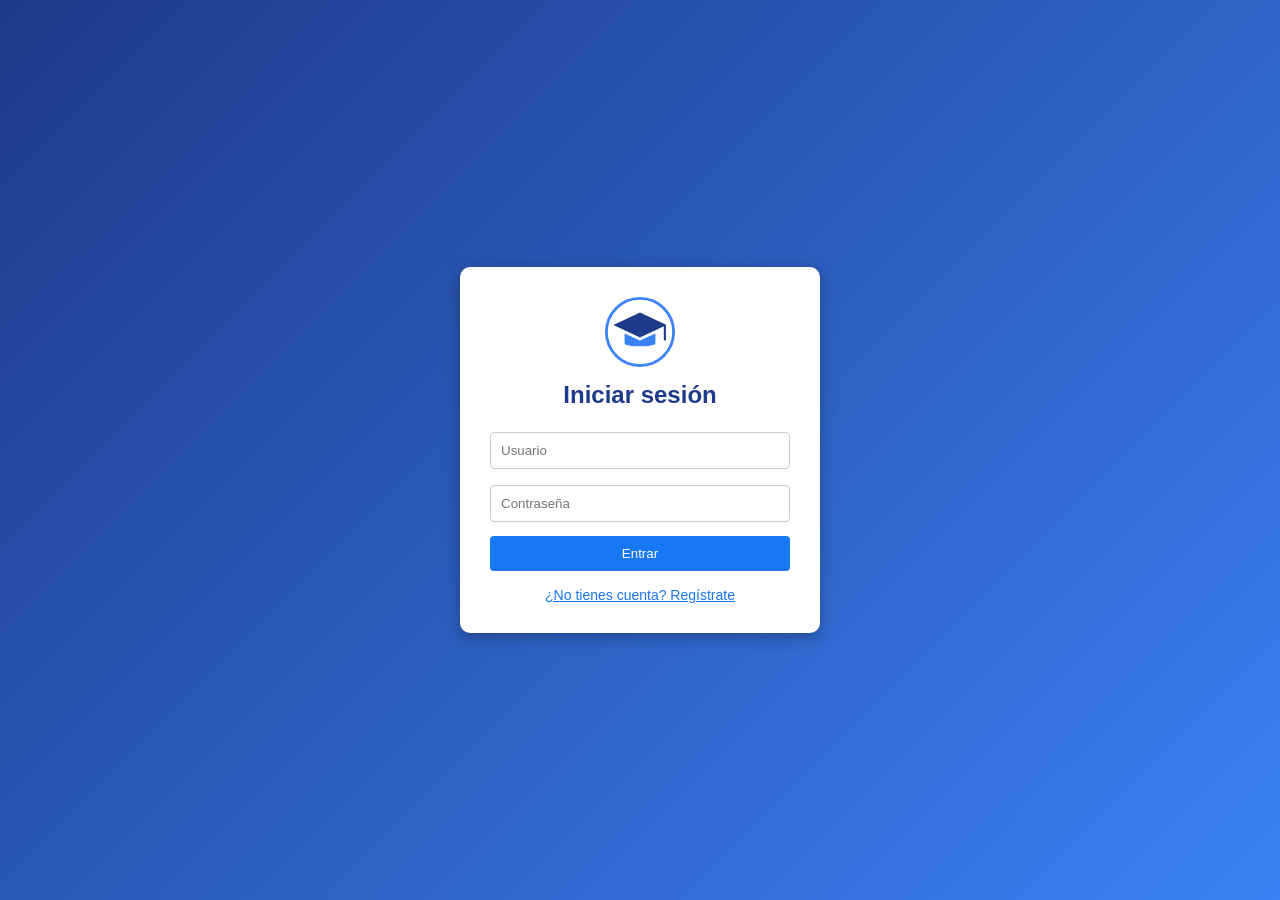
<file: index.html>
<!DOCTYPE html>
<html lang="es">
<head>
    <meta charset="UTF-8">
    <meta name="viewport" content="width=device-width, initial-scale=1.0">
    <title>Iniciar sesión - Academia Yudan</title>
    <link rel="stylesheet" href="css/style.css">
    <script src="js/login.js" defer></script>
    <script src="js/cargarUsuarios.js" defer></script>
</head>
<body>

    <form id="formLogin">

        <img src="img/logo.svg" alt="Logo" class="logo-form">
        <h2>Iniciar sesión</h2>
        <input type="text" id="loginUsuario" placeholder="Usuario" required>
        <input type="password" id="loginClave" placeholder="Contraseña" required>
        <button type="submit">Entrar</button>
        <p id="mensajeLogin"></p>
        <a href="registro.html">¿No tienes cuenta? Regístrate</a>
        
    </form>


</body>
</html>
</file>
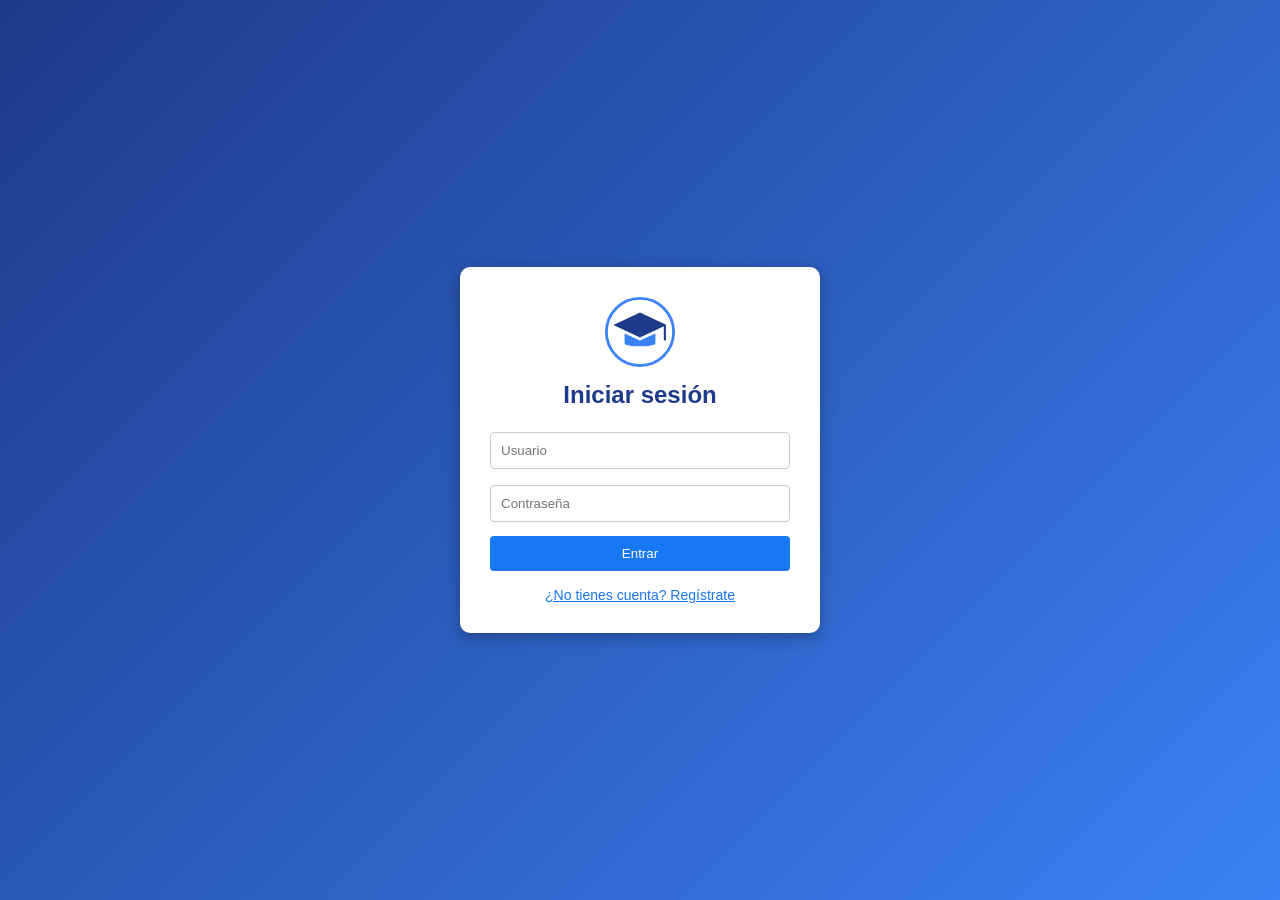
<file: dashboard.html>
<!DOCTYPE html>
<html lang="es">
<head>
    <meta charset="UTF-8">
    <meta name="viewport" content="width=device-width, initial-scale=1.0">
    <title>Dashboard - Academia Yudan</title>
    <link rel="stylesheet" href="css/dashboard.css">
    <script src="js/dashboard.js" defer></script>
</head>
<body>

    
    <header class="barra">
        <div class="marca">
            
            <img src="img/logo.svg" alt="Logo" class="logo">
            <span>Academia Yudan</span>
        </div>

        <nav class="menu">
            <button class="activo" data-seccion="inicio">Inicio</button>
            <button data-seccion="notas">Notas</button>
            <button data-seccion="clases">Clases</button>
        </nav>

        <div class="usuario">
            <span id="nombreUsuario"></span>
            <button id="cerrarSesion">Cerrar sesión</button>
        </div>
    </header>

    <main class="contenido">

        
        <section id="inicio" class="seccion">
            <h1>Bienvenido, <span id="nombreBienvenida"></span> 🎓</h1>
            <div class="tarjeta">
                <h2>Inicio</h2>
        
            </div>
        </section>

    
        <section id="notas" class="seccion oculto">
            <h1>Notas</h1>
            <div class="tarjeta">
                <h2>Mis calificaciones</h2>
            
            </div>
        </section>

        
        <section id="clases" class="seccion oculto">
            <h1>Clases</h1>
            <div class="tarjeta">
                <h2>Mis clases</h2>
            </div>
        </section>

    </main>

    
</body>
</html>
</file>
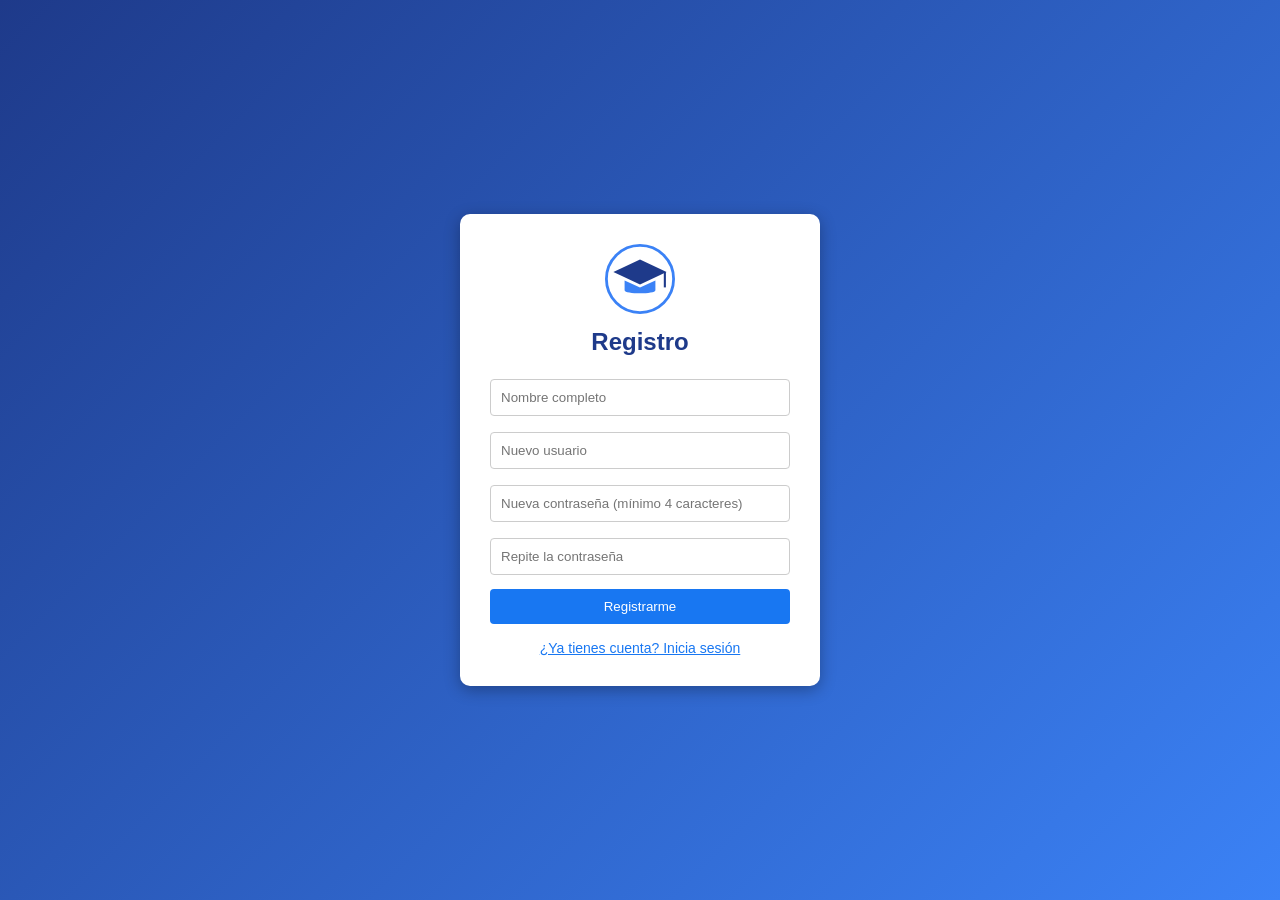
<file: registro.html>
<!DOCTYPE html>
<html lang="es">
<head>
    <meta charset="UTF-8">
    <meta name="viewport" content="width=device-width, initial-scale=1.0">
    <title>Registro - Academia Yudan</title>
    <link rel="stylesheet" href="css/style.css">
        <script src="js/cargarUsuarios.js" defer></script>
    <script src="js/registro.js" defer></script>
</head>
<body>

    <form id="formRegistro">
        
        <img src="img/logo.svg" alt="Logo" class="logo-form">
        <h2>Registro</h2>
        <input type="text" id="regNombre" placeholder="Nombre completo" required>
        <input type="text" id="regUsuario" placeholder="Nuevo usuario" required>
        <input type="password" id="regClave" placeholder="Nueva contraseña (mínimo 4 caracteres)" required>
        <input type="password" id="regClave2" placeholder="Repite la contraseña" required>
        <button type="submit">Registrarme</button>
        <p id="mensajeRegistro"></p>
        <a href="index.html">¿Ya tienes cuenta? Inicia sesión</a>
    
    </form>


</body>
</html>
</file>
<file: css/style.css>
body {
    font-family: Arial, sans-serif;
    background: linear-gradient(135deg, #1e3a8a, #3b82f6);
    display: flex;
    justify-content: center;
    align-items: center;
    min-height: 100vh;
    margin: 0;
}

form {
    background: white;
    padding: 30px;
    border-radius: 10px;
    box-shadow: 0 4px 16px rgba(0, 0, 0, 0.3);
    width: 300px;
    text-align: center;
}

.logo-form {
    width: 70px;
    height: 70px;
}

h2 {
    margin: 10px 0 15px;
    color: #1e3a8a;
}

input {
    width: 100%;
    padding: 10px;
    margin: 8px 0;
    box-sizing: border-box;
    border: 1px solid #ccc;
    border-radius: 4px;
}

input:focus {
    outline: none;
    border-color: #1877f2;
}

button {
    width: 100%;
    padding: 10px;
    margin-top: 6px;
    background: #1877f2;
    color: white;
    border: none;
    border-radius: 4px;
    cursor: pointer;
}

button:hover {
    background: #145dbf;
}

button:disabled {
    background: gray;
    cursor: not-allowed;
}

a {
    display: block;
    margin-top: 10px;
    font-size: 14px;
    color: #1877f2;
}

.error {
    color: red;
}

.ok {
    color: green;
}
</file>
<file: css/dashboard.css>
body {
    font-family: Arial, sans-serif;
    background: #f0f2f5;
    margin: 0;
}

/* Barra superior */
.barra {
    display: flex;
    justify-content: space-between;
    align-items: center;
    flex-wrap: wrap;
    gap: 10px;
    background: #1e3a8a;
    color: white;
    padding: 10px 24px;
    box-shadow: 0 2px 6px rgba(0, 0, 0, 0.25);
}

.marca {
    display: flex;
    align-items: center;
    gap: 10px;
    font-size: 20px;
    font-weight: bold;
}

.logo {
    width: 40px;
    height: 40px;
}

/* Menú Inicio / Notas / Clases */
.menu {
    display: flex;
    gap: 8px;
}

.menu button {
    background: transparent;
    color: white;
    border: none;
    padding: 8px 18px;
    border-radius: 20px;
    cursor: pointer;
    font-size: 15px;
}

.menu button:hover {
    background: rgba(255, 255, 255, 0.15);
}

.menu button.activo {
    background: white;
    color: #1e3a8a;
    font-weight: bold;
}

/* Usuario y cerrar sesión */
.usuario {
    display: flex;
    align-items: center;
    gap: 12px;
}

#cerrarSesion {
    background: #ef4444;
    color: white;
    border: none;
    padding: 8px 14px;
    border-radius: 4px;
    cursor: pointer;
}

#cerrarSesion:hover {
    background: #dc2626;
}

/* Contenido */
.contenido {
    max-width: 900px;
    margin: 30px auto;
    padding: 0 20px;
}

.contenido h1 {
    color: #1e3a8a;
}

.tarjeta {
    background: white;
    padding: 24px;
    border-radius: 10px;
    box-shadow: 0 2px 8px rgba(0, 0, 0, 0.12);
    border-left: 5px solid #3b82f6;
}

.tarjeta h2 {
    margin-top: 0;
    color: #1e3a8a;
}

.oculto {
    display: none;
}
</file>
